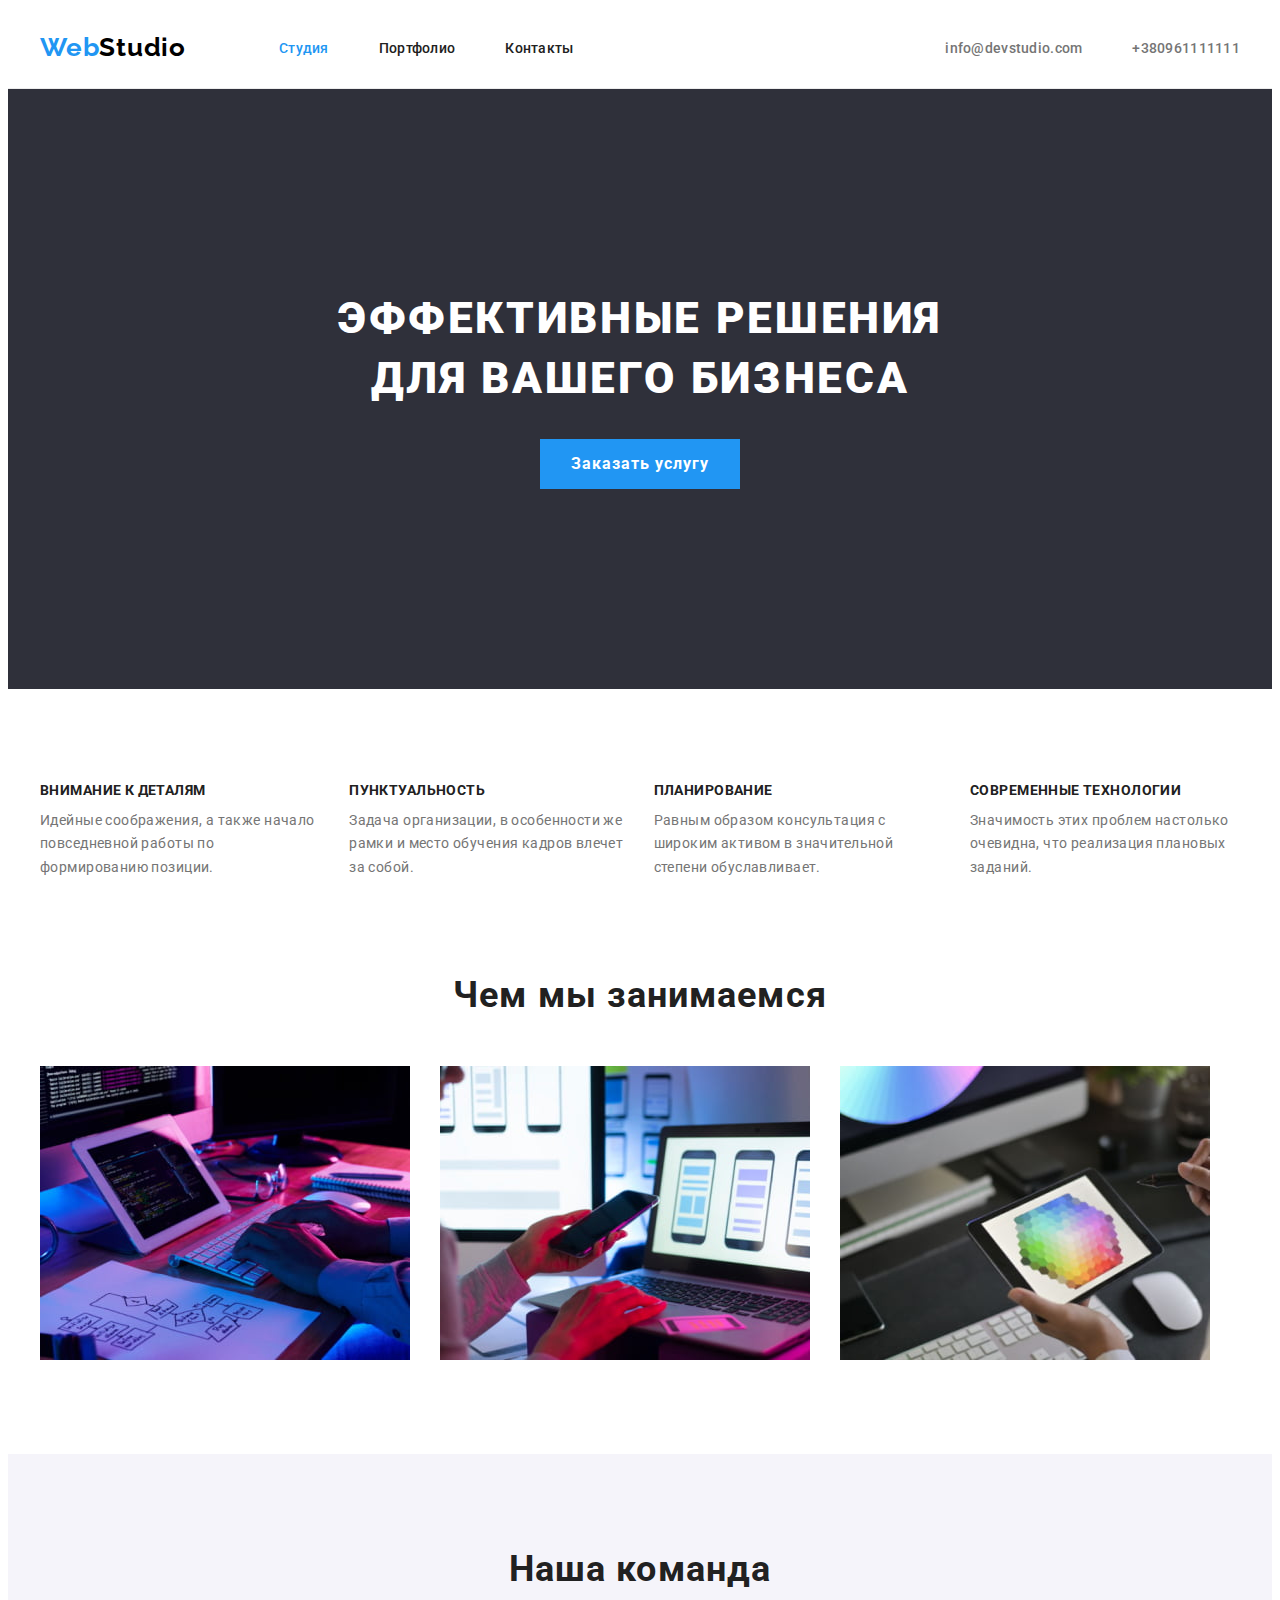
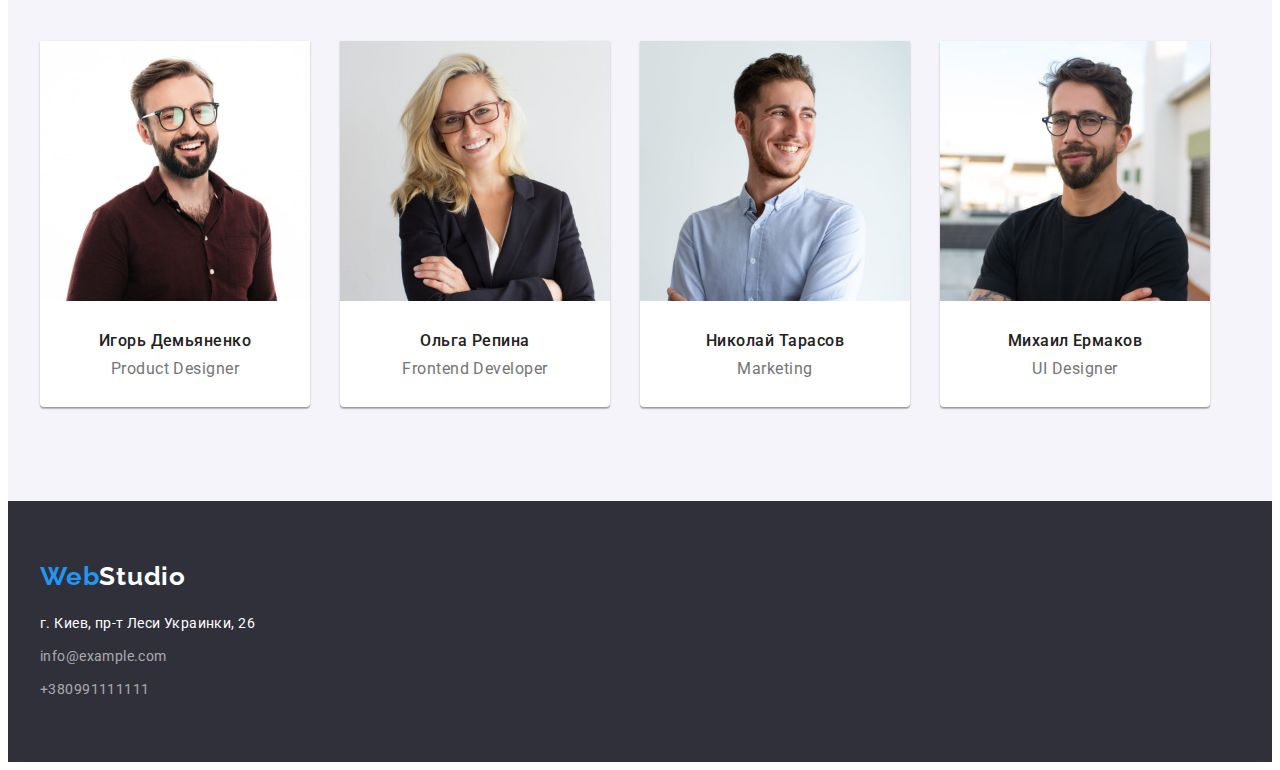
<file: index.html>
<!DOCTYPE html>
<html lang="ru">

<head>
    <meta charset="UTF-8" />
    <meta http-equiv="X-UA-Compatible" content="IE=edge" />
    <meta name="viewport" content="width=device-width, initial-scale=1.0" />
    <title>WebStudio</title>
    <link
        href="https://fonts.googleapis.com/css2?family=Raleway:wght@700&family=Roboto:wght@400;500;700;900&display=swap"
        rel="stylesheet">
    <link rel="stylesheet" href="https://cdnjs.cloudflare.com/ajax/libs/modern-normalize/1.1.0/modern-normalize.min.css"
        integrity="sha512-wpPYUAdjBVSE4KJnH1VR1HeZfpl1ub8YT/NKx4PuQ5NmX2tKuGu6U/JRp5y+Y8XG2tV+wKQpNHVUX03MfMFn9Q=="
        crossorigin="anonymous" referrerpolicy="no-referrer" />
    <link rel="stylesheet" href="./css/styles.css">
</head>

<body class="body">
    <header class="header">
        <div class="container">
            <nav class="site-nav">
                <a href="index.html" class="logo">Web<span>Studio</span></a>
                <ul class="nav">
                    <li class="item"><a href="index.html" class="nav-link link current">Студия</a></li>
                    <li class="item"><a href="portfolio.html" class="nav-link link">Портфолио</a></li>
                    <li class="item"><a href="" class="nav-link link">Контакты</a></li>
                </ul>
            </nav>
            <ul class="auth">
                <li class="item"><a href="mailto:info@devstudio.com"
                        class="auth-header-link link">info@devstudio.com</a></li>
                <li class="item"><a href="tel:+380961111111" class="auth-header-link link">+380961111111</a></li>
            </ul>
        </div>
    </header>
    <main class="main">
        <section class="hero">
            <div class="container">
                <h1 class="hero-title title">Эффективные решения <br />для вашего бизнеса</h1>
                <button class="hero-button btn button" type="button">Заказать услугу</button>
            </div>
        </section>
        <section class="features">
            <div class="container">
                <h2 class="element-invisible">Наши преимущества</h2>
                <ul class="feature-list">
                    <li class="title">
                        <h3 class="feature-title">Внимание к деталям</h3>
                        <p class="feature-text">
                            Идейные соображения, а также начало повседневной работы по
                            формированию позиции.
                        </p>
                    </li>
                    <li class="title">
                        <h3 class="feature-title">Пунктуальность</h3>
                        <p class="feature-text">
                            Задача организации, в особенности же рамки и место обучения кадров
                            влечет за собой.
                        </p>
                    </li>
                    <li class="title">
                        <h3 class="feature-title">Планирование</h3>
                        <p class="feature-text">
                            Равным образом консультация с широким активом в значительной
                            степени обуславливает.
                        </p>
                    </li>
                    <li class="title">
                        <h3 class="feature-title">Современные технологии</h3>
                        <p class="feature-text">
                            Значимость этих проблем настолько очевидна, что реализация
                            плановых заданий.
                        </p>
                    </li>
                </ul>
            </div>
        </section>
        <section class="work">
            <div class="container">
                <h2 class="work-title">Чем мы занимаемся</h2>
                <ul class="work-list">
                    <li class="title-item">
                        <img src="./images/ourwork/keyboard.jpg" alt="keyboard" width="370" height="294" />
                    </li>
                    <li class="title-item">
                        <img src="./images/ourwork/phone.jpg" alt="phone" width="370" height="294" />
                    </li>
                    <li class="title-item">
                        <img src="./images/ourwork/tablet.jpg" alt="tablet" width="370" height="294" />
                    </li>
                </ul>
            </div>
        </section>
        <section class="team">
            <div class="container">
                <h2 class="team-title title">Наша команда</h2>
                <ul class="team-list">
                    <li class="team-item">
                        <img src="./images/ourteam/igor.jpg" alt="igor" width="270" height="260" />
                        <div class="description-team">
                            <p class="pre-team-text">Игорь Демьяненко</p>
                            <p class="post-team-text">Product Designer</p>
                        </div>
                    </li>
                    <li class="team-item">
                        <img src="./images/ourteam/olga.jpg" alt="olga" width="270" height="260">
                        <div class="description-team">
                            <p class="pre-team-text">Ольга Репина</p>
                            <p class="post-team-text">Frontend Developer</p>
                        </div>
                    </li>
                    <li class="team-item">
                        <img src="./images/ourteam/nik.jpg" alt="nikolai" width="270" height="260" />
                        <div class="description-team">
                            <p class="pre-team-text">Николай Тарасов</p>
                            <p class="post-team-text">Marketing</p>
                        </div>
                    </li>
                    <li class="team-item">
                        <img src="./images/ourteam/mich.jpg" alt="michail" width="270" height="260" />
                        <div class="description-team">
                            <p class="pre-team-text">Михаил Ермаков</p>
                            <p class="post-team-text">UI Designer</p>
                        </div>
                    </li>
                </ul>
            </div>
        </section>
    </main>
    <footer class="footer">
        <div class="container">
            <a href="index.html" class="logo footer-logo-link">Web<span class="footer-logo">Studio</span></a>
            <address class="adress">г. Киев, пр-т Леси Украинки, 26</address>
            <ul class="footer-nav">
                <li><a href="mailto:info@example.com" class="auth-footer-link link">info@example.com</a></li>
                <li><a href="tel:+380991111111" class="auth-footer-link link">+380991111111</a></li>
            </ul>
        </div>
    </footer>
</body>

</html>
</file>
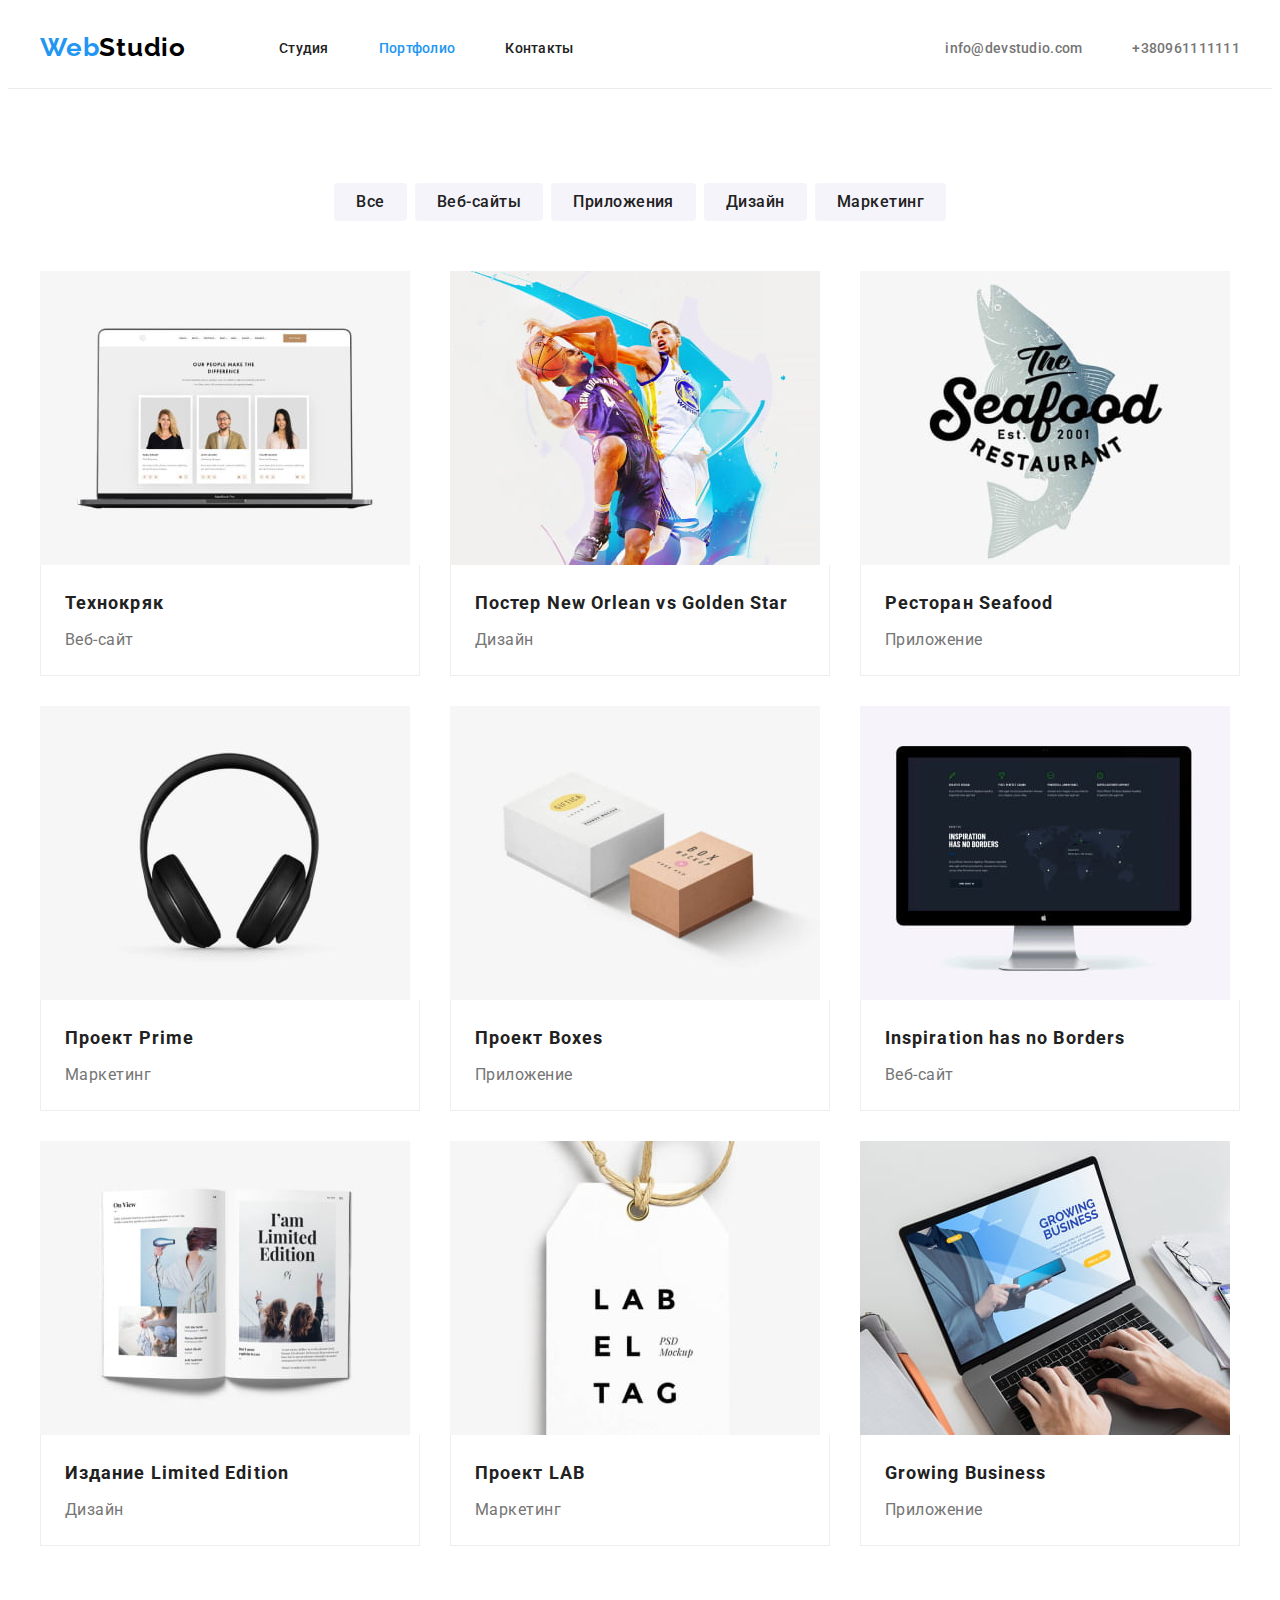
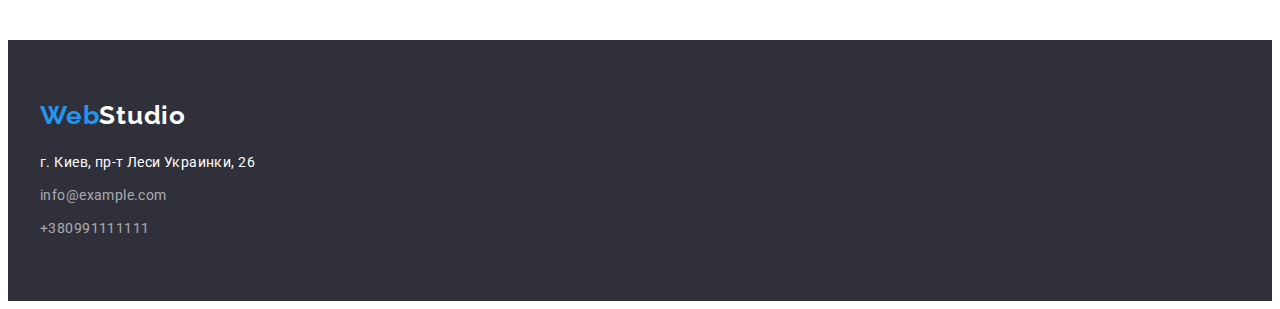
<file: portfolio.html>
<!DOCTYPE html>
<html lang="ru">

<head>
    <meta charset="UTF-8" />
    <meta http-equiv="X-UA-Compatible" content="IE=edge" />
    <meta name="viewport" content="width=device-width, initial-scale=1.0" />
    <title>Portfolio</title>
    <link
        href="https://fonts.googleapis.com/css2?family=Raleway:wght@700&family=Roboto:wght@400;500;700;900&display=swap"
        rel="stylesheet">
    <link rel="stylesheet" href="https://cdnjs.cloudflare.com/ajax/libs/modern-normalize/1.1.0/modern-normalize.min.css"
        integrity="sha512-wpPYUAdjBVSE4KJnH1VR1HeZfpl1ub8YT/NKx4PuQ5NmX2tKuGu6U/JRp5y+Y8XG2tV+wKQpNHVUX03MfMFn9Q=="
        crossorigin="anonymous" referrerpolicy="no-referrer" />
    <link rel="stylesheet" href="./css/styles.css">
</head>

<body class="body">
    <header class="header">
        <div class="container">
            <nav class="site-nav">
                <a href="index.html" class="logo">Web<span>Studio</span></a>
                <ul class="nav">
                    <li class="item"><a href="index.html" class="nav-link link">Студия</a></li>
                    <li class="item"><a href="portfolio.html" class="nav-link link current">Портфолио</a></li>
                    <li class="item"><a href="" class="nav-link link">Контакты</a></li>
                </ul>
            </nav>
            <ul class="auth">
                <li class="item"><a href="mailto:info@devstudio.com"
                        class="auth-header-link link">info@devstudio.com</a></li>
                <li class="item"><a href="tel:+380961111111" class="auth-header-link link">+380961111111</a></li>
            </ul>
        </div>
    </header>
    <main>
        <section class="main">
            <div class="container">
                <h1 class="element-invisible">Список Радиокнопок</h1>
                <ul class="buttons-list">
                    <li class="item"><button class="button radio-btn" type="button">Все</button></li>
                    <li class="item"><button class="button radio-btn" type="button">Веб-сайты</button></li>
                    <li class="item"><button class="button radio-btn" type="button">Приложения</button></li>
                    <li class="item"><button class="button radio-btn" type="button">Дизайн</button></li>
                    <li class="item"><button class="button radio-btn" type="button">Маркетинг</button></li>
                </ul>
                <ul class="card-list">
                    <li class="card-item"><img src="./images/portfolio/portfolio-1.jpg" alt="Технокряк" width="370"
                            height="294">
                        <div class="description-card">
                            <p class="pre-img-text">Технокряк</p>
                            <p class="post-img-text">Веб-сайт</p>
                        </div>
                    </li>
                    <li class="card-item"><img src="./images/portfolio/portfolio-2.jpg"
                            alt="Постер New Orlean vs Golden Star" width="370" height="294">
                        <div class="description-card">
                            <p class="pre-img-text">Постер New Orlean vs Golden Star</p>
                            <p class="post-img-text">Дизайн</p>
                        </div>
                    </li>
                    <li class="card-item"><img src="./images/portfolio/portfolio-3.jpg" alt="Ресторан Seafood"
                            width="370" height="294">
                        <div class="description-card">
                            <p class="pre-img-text">Ресторан Seafood</p>
                            <p class="post-img-text">Приложение</p>
                        </div>
                    </li>
                    <li class="card-item"><img src="./images/portfolio/portfolio-4.jpg" alt="Проект Prime" width="370"
                            height="294">
                        <div class="description-card">
                            <p class="pre-img-text">Проект Prime</p>
                            <p class="post-img-text">Маркетинг</p>
                        </div>
                    </li>
                    <li class="card-item"><img src="./images/portfolio/portfolio-5.jpg" alt="Проект Boxes" width="370"
                            height="294">
                        <div class="description-card">
                            <p class="pre-img-text">Проект Boxes</p>
                            <p class="post-img-text">Приложение</p>
                        </div>
                    </li>
                    <li class="card-item"><img src="./images/portfolio/portfolio-6.jpg" alt="Inspiration has no Borders"
                            width="370" height="294">
                        <div class="description-card">
                            <p class="pre-img-text">Inspiration has no Borders</p>
                            <p class="post-img-text">Веб-сайт</p>
                        </div>
                    </li>
                    <li class="card-item"><img src="./images/portfolio/portfolio-7.jpg" alt="Издание Limited Edition"
                            width="370" height="294">
                        <div class="description-card">
                            <p class="pre-img-text">Издание Limited Edition</p>
                            <p class="post-img-text">Дизайн</p>
                        </div>
                    </li>
                    <li class="card-item"><img src="./images/portfolio/portfolio-8.jpg" alt="Проект LAB" width="370"
                            height="294">
                        <div class="description-card">
                            <p class="pre-img-text">Проект LAB</p>
                            <p class="post-img-text">Маркетинг</p>
                        </div>
                    </li>
                    <li class="card-item"><img src="./images/portfolio/portfolio-9.jpg" alt="Growing Business"
                            width="370" height="294">
                        <div class="description-card">
                            <p class="pre-img-text">Growing Business</p>
                            <p class="post-img-text">Приложение</p>
                        </div>
                    </li>
                </ul>
            </div>
        </section>
    </main>
    <footer class="footer">
        <div class="container">
            <a href="index.html" class="logo footer-logo-link">Web<span class="footer-logo">Studio</span></a>
            <address class="adress">г. Киев, пр-т Леси Украинки, 26</address>
            <ul class="footer-nav">
                <li><a href="mailto:info@example.com" class="auth-footer-link link">info@example.com</a></li>
                <li><a href="tel:+380991111111" class="auth-footer-link link">+380991111111</a></li>
            </ul>
        </div>
    </footer>
</body>

</html>
</file>
<file: css/styles.css>
/* -------------------------------ROOTS-------------------------------- */
:root{
    --main-text-color:#212121;
    --secondary-color:#757575;
    --white-page-color:#FFFFFF;
    --accent:#2196F3;
    --main-bgc:#FFFFFF;
    --secondary-bgc:#E5E5E5;
    --span-black:#000000;
    --footer-nav:rgba(255, 255, 255, 0.6);
    --typical-margin: 30px;

}
p,h1,h2,h3,h4,h5,h6{
    margin: 0;
}
body{
    font-family: Roboto, sans-serif;
    color: var(--white-page-color);
}
.list{
    text-decoration: none;
}
ul{
    list-style: none;
    padding-left: 0%;
    margin: 0%;
}
a{
    text-decoration: none;
}
.button {
    cursor: pointer;
}
/* -------------------------------HEADER-------------------------- */
.header{
    background-color: var(--main-bgc);
    padding-top: 24px;
    padding-bottom: 25px;
    border-bottom: 1px solid #ECECEC;
}
.header .container{
    display: flex;
    align-items: center;
}
.container{
    width: 1200px;
    padding: 0% 15px;
    margin:  0 auto;
    
}
.nav-link.current{
    color: var(--accent);
}
.logo{
    font-family: 'Raleway';
    font-weight: 700;
    font-size: 26px;
    line-height: 1.19;
    letter-spacing: 0.03em;
    color: var(--accent);
    text-decoration: none;
}
span{
    color: var(--span-black);
}

.auth-links{
    display: flex;
}
.site-nav{
    display: flex;
    align-items: center;
}
.nav{
    display: flex;
    margin-left: 93px;
    margin-right: auto;
}
.nav .item{
    margin-right: 50px;
}
.nav-link{
    padding-top: 32px;
    padding-bottom: 32px;
}
.nav .item:last-child{
    margin-right: 0;
}
.nav-link {
    font-weight: 500;
    font-size: 14px;
    line-height: 1.14;
    letter-spacing: 0.02em;
    color: var(--main-text-color);
}
.link:hover,
.link:focus{
color: var(--accent);
}
.auth{
    display: flex;
    margin-left: auto;
}
.auth .item + .item{
    margin-left: 50px;
}
.auth-header-link{
    padding-top: 32px;
    padding-bottom: 32px;
}
.auth-header-link{
    font-weight: 500;
    font-size: 14px;
    line-height: 1.14;
    letter-spacing: 0.02em;
    color: var(--secondary-color);
}
.auth-links{
    display: flex;
}
/* -------------SECTION------------------ */
section{
        padding-top: 94px;
        padding-bottom: 94px;
}
/* ---------------------------HERO------------------------ */
.hero{
    padding-top: 200px;
    padding-bottom: 200px;
    background-color: #2F303A;
    text-align: center;

}
.hero-title{
    font-weight: 900;
    font-size: 44px;
    line-height: 1.36;
    text-align: center;
    letter-spacing: 0.06em;
    text-transform: uppercase;
    color: var(--white-page-color);
    margin-bottom: var(--typical-margin);
}
.hero-button{
    border: none;
    width: 200px;
    height: 50px;
}
.hero-button{
    font-family: inherit;
    font-weight: 700;
    font-size: 16px;
    line-height: 1.88;
    align-items: center;
    letter-spacing: 0.06em;
    color: var(--white-page-color);
    background-color: var(--accent);
}
.hero-button:hover,
.hero-button:focus{
    background: #188CE8;
    color: var(--white-page-color);
}
.element-invisible {
    position: absolute;
    top: -999999em;
    left: auto;
    width: 1px;
    height: 1px;
    overflow: hidden;
}
/* --------------------------------FEATURES---------------------------- */

.feature-title{
    font-weight: 700;
    font-size: 14px;
    line-height: 1.14;
    letter-spacing: 0.03em;
    text-transform: uppercase;
    color: var(--main-text-color);
    margin-bottom: 10px;
}
.feature-text{
    min-width: 270px;
    font-size: 14px;
    line-height: 1.71;
    letter-spacing: 0.03em;
    color: var(--secondary-color);
    
}
.feature-list{
    display: flex;

}
.feature-list .title:nth-child(-n + 3){
    margin-right: 30px;
}
    
/* -------------------------WORK-------------------------------------- */
img{
    display: block;
    max-width: 100%;
    height: auto;
}
.work-title, .team-title{
    font-weight: 700;
    font-size: 36px;
    line-height: 1.17;
    text-align: center;
    letter-spacing: 0.03em;
    color: var(--main-text-color);
    margin-bottom: 50px;
}
.work{
    padding-top: 0;
}
.work-list{
    display: flex;
}
.work-list .title-item:nth-child(-n + 2){
    margin-right: 30px;
}
/* ------------------------------------TEAM------------------------ */
.team{
    background-color: #F5F4FA;
    padding-top: 94px;
}
.team-item{
    background: #FFFFFF;
        box-shadow: 0px 1px 3px rgba(0, 0, 0, 0.12), 0px 1px 1px rgba(0, 0, 0, 0.14), 0px 2px 1px rgba(0, 0, 0, 0.2);
        border-radius: 0px 0px 4px 4px;
}
.pre-team-text{
    
    margin-bottom: 10px;
    font-weight: 500;
    font-size: 16px;
    line-height: 1.19;
    text-align: center;
    letter-spacing: 0.03em;
    color: var(--main-text-color);
}
.post-team-text{
    
        font-size: 16px;
        line-height: 1.10;
        text-align: center;
        letter-spacing: 0.03em;
        color: var(--secondary-color);
}
.team-list{
    display: flex;
}
.team-list .team-item:nth-child(-n + 3){
    margin-right: 30px;
}
.description-team{
    padding: 30px 0;
    
}
/* ------------------------------------FOOTER------------------------- */
.footer-logo{
    color: var(--white-page-color);
}
.footer-logo-link{
    display: block;
    margin-bottom: 20px;
}
.footer{
    background-color: #2F303A;
    padding-top: 60px;
    padding-bottom: 60px;
}
.adress{
    font-style: normal;
    font-size: 14px;
    line-height: 1.71; 
    letter-spacing: 0.03em;
    color: var(--white-page-color);
    margin-bottom: 9px;
}
.footer-nav li:not(:last-child){
    margin-bottom: 9px;
}
.auth-footer-link{
    display: block;
    font-size: 14px;
    line-height: 1.71;
    letter-spacing: 0.03em;
    color: var(--footer-nav);
    
}
/* ----------------------PORTFOLIO-------------------------- */

/* ------------------------BUTTONS-------------------------- */
.radio-btn{
    padding: 6px 22px;
    border: 0;
    min-width: 73px;
    border-radius: 4px;
    font-family: inherit;
    font-weight: 500;
    font-size: 16px;
    line-height: 1.62;
    text-align: center;
    letter-spacing: 0.03em;
    color: var(--main-text-color);
    background-color: #F5F4FA;
    
}
.buttons-list{
    margin-bottom: 50px;
}
.buttons-list .item:nth-child(-n + 4){
    margin-right: 8px;
}
.radio-btn:hover,
.radio-btn:focus{
    color: var(--white-page-color);
    background-color: var(--accent);
}
.buttons-list{
    display: flex;
    justify-content: center;
}
/* ------------------------------CARDS---------------------- */
.card-list{
    display: flex;
    flex-wrap: wrap;
    margin: -15px;
}
.card-item{
    
    width: calc(100% / 3 - 30px);
    margin: 15px;
    
    
}
.pre-img-text{

    
    margin-bottom: 4px;
    font-weight: 700;
    font-size: 18px;
    line-height: 2.00;
    letter-spacing: 0.06em;
    color: var(--main-text-color);
}
.post-img-text{
    
    font-size: 16px;
    line-height: 1.88;
    letter-spacing: 0.03em;
    color: var(--secondary-color);
}
.description-card{
    padding: 20px 24px;
    border: 1px;
    border-top: 0;
    border-color: #EEEEEE;
    border-style: solid;
    background-color: var(--main-bgc);
}
</file>
